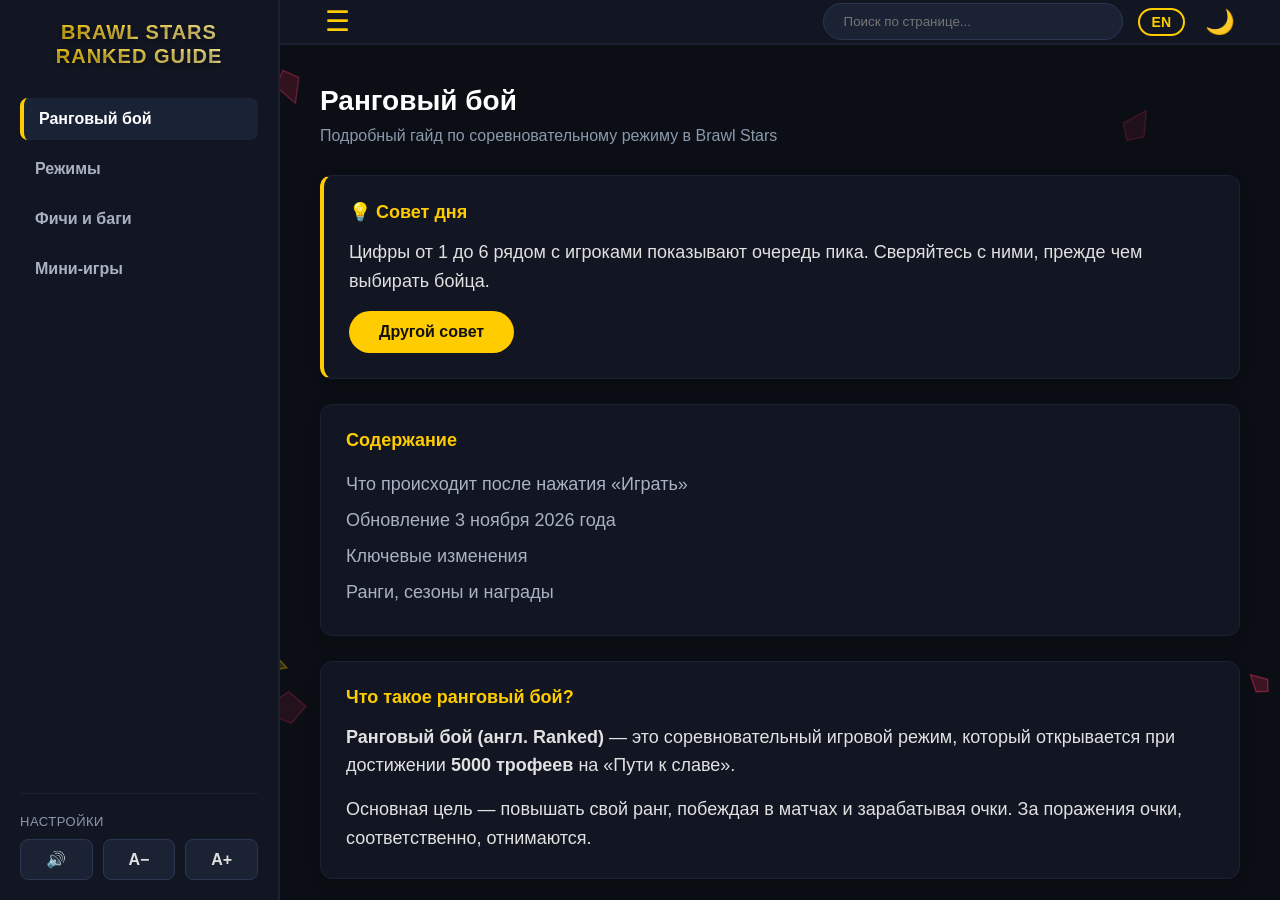
<file: bs/index.html>
<!DOCTYPE html>
<html lang="ru">
<head>
    <meta charset="UTF-8">
    <meta name="viewport" content="width=device-width, initial-scale=1.0">
    <link rel="stylesheet" type="text/css" href="index.css">
    <link rel="manifest" href="manifest.webmanifest">
    <meta name="theme-color" content="#111622">
    <link rel="icon" type="image/png" href="icon-192.png">
    <link rel="apple-touch-icon" href="icon-192.png">
    <meta name="mobile-web-app-capable" content="yes">
    <meta name="apple-mobile-web-app-capable" content="yes">
    <title>Brawl Stars Guide Hub</title>
</head>
<body>
    <canvas id="bg-canvas" class="bg-canvas"></canvas>

    <!-- ЛЕВОЕ МЕНЮ (СОДЕРЖАНИЕ) -->
    <aside class="sidebar">
       <div class="logo">BRAWL STARS<br>RANKED GUIDE</div>
        <nav>
            <div class="menu-title"></div>
            <ul class="menu-list">
                <li class="menu-item">
                    <a href="#" class="menu-link active">
                        <span class="menu-icon"></span> Ранговый бой
                    </a>
                </li>
                <li class="menu-item">
                    <a href="#" class="menu-link">
                        <span class="menu-icon"></span> Режимы
                    </a>
                </li>
                <li class="menu-item">
                    <a href="#" class="menu-link">
                        <span class="menu-icon"></span> Фичи и баги
                    </a>
                </li>
                <li class="menu-item">
                    <a href="#" class="menu-link">
                        <span class="menu-icon"></span> Мини-игры
                    </a>
                </li>
            </ul>
        </nav>

        <div class="sidebar-tools">
            <div class="tools-title">Настройки</div>
            <div class="tools-row">
                <button id="sound-toggle" class="tool-btn" title="Звук вкл/выкл">🔊</button>
                <button id="font-dec" class="tool-btn" title="Уменьшить текст">A−</button>
                <button id="font-inc" class="tool-btn" title="Увеличить текст">A+</button>
            </div>
        </div>
    </aside>

    <!-- ОСНОВНАЯ ЗОНА -->
    <main class="main-content">
        <!-- Верхняя панель поиска -->
        <header class="header">
              <button id="toggle-btn" class="toggle-btn" title="Скрыть/Показать меню">
                ☰
            </button>

               <!-- Контейнер для кнопки темы и поиска -->
            <div style="display: flex; align-items: center; gap: 15px;">
                <input type="text" id="search-input" class="search-bar" placeholder="Поиск по странице...">
                <button id="lang-toggle" class="lang-toggle" title="Язык / Language">EN</button>
                <button id="theme-toggle" class="theme-toggle" title="Сменить тему">🌙</button>
            </div>
        </header>


        <!-- Тело страницы -->
               <section class="content-body">
            <div id="page-ranked" class="page-content active">
                <h1 class="page-title">Ранговый бой</h1>
                <p class="page-subtitle">Подробный гайд по соревновательному режиму в Brawl Stars</p>

            <!-- Совет дня -->
            <div class="card tip-card" style="margin-bottom: 25px;">
                <div class="card-header">💡 Совет дня</div>
                <p id="tip-text" style="font-size: 18px; line-height: 1.6;"></p>
                <button id="tip-next" class="game-btn" style="margin-top: 15px;">Другой совет</button>
            </div>

            <!-- Оглавление -->
            <div class="card" style="margin-bottom: 25px;">
                <div class="card-header">Содержание</div>
                <ul class="toc-list">
                    <li><a href="#" class="toc-link" data-target="sec-draft">Что происходит после нажатия «Играть»</a></li>
                    <li><a href="#" class="toc-link" data-target="sec-update">Обновление 3 ноября 2026 года</a></li>
                    <li><a href="#" class="toc-link" data-target="sec-changes">Ключевые изменения</a></li>
                    <li><a href="#" class="toc-link" data-target="sec-ranks">Ранги, сезоны и награды</a></li>
                </ul>
            </div>

            <!-- Вводная часть -->
            <div class="card" style="margin-bottom: 25px;">
                <div class="card-header">Что такое ранговый бой?</div>
                <p style="font-size: 18px; line-height: 1.6; margin-bottom: 15px;">
                    <strong>Ранговый бой (англ. Ranked)</strong> — это соревновательный игровой режим, который открывается при достижении <strong>5000 трофеев</strong> на «Пути к славе».
                </p>
                <p style="font-size: 18px; line-height: 1.6;">
                    Основная цель — повышать свой ранг, побеждая в матчах и зарабатывая очки. За поражения очки, соответственно, отнимаются.
                </p>
            </div>

            <!-- Особенности режима -->
            <div class="card" style="margin-bottom: 25px;">
                <div class="card-header">Основные особенности режима</div>
                <ul class="data-list" style="font-size: 18px; line-height: 1.6;">
                    <li class="data-item" style="display: block; padding: 15px 0;">
                        <strong>Формат 3 на 3:</strong> Игра проходит в различных режимах («Захват кристаллов», «Броубол», «Нокаут», «Ограбление», «Горячая зона», «Награда за поимку»).
                    </li>
                    <li class="data-item" style="display: block; padding: 15px 0;">
                        <strong>Система рангов:</strong> Игроки повышают свой ранг (от начальных до высоких вроде «Мастера» / Pro).
                    </li>
                    <li class="data-item" style="display: block; padding: 15px 0;">
                        <strong>Драфт (выбор бойцов):</strong> На определенных рангах перед матчем включается стадия драфта, где команды по очереди выбирают и банят бойцов.
                    </li>
                    <li class="data-item" style="display: block; padding: 15px 0;">
                        <strong>Награды:</strong> За повышение рангов выдаются уникальные призы, включая призы Старр, ресурсы и эксклюзивные скины.
                    </li>
                </ul>
            </div>

            <!-- Этап драфта -->
            <h2 id="sec-draft" class="page-title" style="font-size: 24px; margin-top: 40px;">Что происходит после нажатия кнопки «Играть»?</h2>
            <p class="page-subtitle">Берем игры от ранга «Мифический» и выше</p>

            <div class="card" style="margin-bottom: 25px;">
                <div class="card-header">Как проходит выбор бойцов</div>
                <p style="font-size: 18px; line-height: 1.6; margin-bottom: 15px;">
                    1. Начинается подбор противников.
                </p>
                <div class="img-frame">
                <img src="img/Podbor.png" alt="Подбор противников">
                </div>
                
                <p style="font-size: 18px; line-height: 1.6; margin-bottom: 15px;">
                    2. Выбирается случайная карта. Подбрасывается монета, которая определяет, какая команда выбирает первой.
                </p>
                <div class="img-frame">
                <img src="img/CoinFlip.png" alt="Подбор противников">
                </div>

                <p style="font-size: 18px; line-height: 1.6; margin-bottom: 15px;">
                    Первый выбор бойца называют <strong>ФП (First pick)</strong>, а последний — <strong>ЛП (Last pick)</strong>. Возле каждого игрока справа есть цифры от 1 до 6 — они означают очередь пика.
                </p>
                <p style="font-size: 18px; line-height: 1.6; margin-bottom: 15px;">
                    Сначала обе команды блокируют по 3 персонажа (каждый игрок по 1). Если персонаж в бане, его нельзя будет взять.
                </p>
                
                <div class="img-frame">
                <img src="img/Ranked3.0.png" alt="Подбор противников">
                </div>
            </div>

            <!-- Обновление 3.0 -->
            <h2 id="sec-update" class="page-title" style="font-size: 24px; margin-top: 40px;">Обновление 3 ноября 2026 года</h2>
            <p class="page-subtitle">Как изменился ранговый бой</p>

            <div class="dashboard-grid">
                <!-- Было -->
                <div class="card">
                    <div class="card-header">Было <span class="badge-live" style="background-color: #6272a4;">Старая версия</span></div>
                    <div class="img-frame" style="margin: 0;">
                        <img src="img/Ranked2.0.png" alt="Ранговый бой до обновления">
                    </div>
                </div>
                <!-- Стало -->
                <div class="card">
                    <div class="card-header">Стало <span class="badge-live">Новая версия</span></div>
                    <div class="img-frame" style="margin: 0;">
                        <img src="img/Ranked3.0.png" alt="Ранговый бой после обновления">
                    </div>
                </div>
            </div>

            <!-- Изменения -->
            <h2 id="sec-changes" class="page-title" style="font-size: 24px; margin-top: 40px;">Ключевые изменения</h2>
            
            <div class="card" style="margin-bottom: 25px;">
                <div class="card-header">1. Изменения интерфейса перед матчем</div>
                <ul class="data-list" style="font-size: 18px; line-height: 1.6;">
                    <li class="data-item" style="display: block; padding: 10px 0;">
                        <strong>Улучшенный экран выбора:</strong> На экране отображается больше бойцов, добавлены фильтры по классам и строка поиска.
                    </li>
                    <li class="data-item" style="display: block; padding: 10px 0;">
                        <strong>3D модель карты</strong> на заднем фоне.
                    </li>
                    <li class="data-item" style="display: block; padding: 10px 0;">
                        <strong>Быстрый чат во время драфта:</strong> Добавлены реплики быстрых сообщений, чтобы предлагать союзникам забанить конкретного персонажа.
                    </li>
                    <li class="data-item" style="display: block; padding: 10px 0;">
                        <strong>Обмен очередью:</strong> Игроки одной команды могут меняться очередью выбора (свапаться) во время фазы пиков.
                    </li>
                </ul>
            </div>

            <div class="card">
                <div class="card-header">2. Повышение требований к игрокам</div>
                <ul class="data-list" style="font-size: 18px; line-height: 1.6;">
                    <li class="data-item" style="display: block; padding: 10px 0;">
                        <strong>Только 11 уровень силы:</strong> Для участия на любом ранге (от Бронзы до Алмаза) требуются бойцы 11-го уровня (ранее — 9-го).
                    </li>
                    <li class="data-item" style="display: block; padding: 10px 0;">
                        <strong>Порог для «Алмаза»:</strong> Теперь нужно иметь минимум 12 бойцов 11-го уровня (вместо 9).
                    </li>
                    <li class="data-item" style="display: block; padding: 10px 0;">
                        <strong>Увеличение бесплатных бойцов:</strong> Количество бесплатных максимально прокачанных персонажей увеличили с 3 до 6.
                    </li>
                    <li class="data-item" style="display: block; padding: 10px 0;">
                        <strong>Доступ к режиму:</strong> Ранговый бой теперь открывается при достижении 5000 трофеев (ранее — с 1000).
                    </li>
                </ul>
            </div>

                        <!-- 3. Новая система очков -->
            <div class="card" style="margin-top: 25px; margin-bottom: 25px;">
                <div class="card-header">3. Новая система начисления очков (Elo)</div>
                <ul class="data-list" style="font-size: 18px; line-height: 1.6;">
                    <li class="data-item" style="display: block; padding: 10px 0;">
                        <strong>Победа 2:0 (Эпическая):</strong> Вы получаете больше очков за доминирование.
                    </li>
                    <li class="data-item" style="display: block; padding: 10px 0;">
                        <strong>Победа 2:1 (Близкая):</strong> Стандартное количество очков.
                    </li>
                    <li class="data-item" style="display: block; padding: 10px 0;">
                        <strong>Поражение 1:2 (Близкое):</strong> Вы теряете меньше очков.
                    </li>
                    <li class="data-item" style="display: block; padding: 10px 0;">
                        <strong>Поражение 0:2 (Эпическое):</strong> Вы теряете больше очков.
                    </li>
                </ul>
            </div>

            <!-- 4. Мягкий сброс сезона -->
            <div class="card" style="margin-bottom: 25px;">
                <div class="card-header">4. Более мягкий сброс сезона</div>
                <p style="font-size: 18px; line-height: 1.6;">
                    В начале нового сезона ваш ранг теперь сбрасывается всего на <strong>2 ранга</strong> вниз (ранее сброс составлял 6 рангов). Это позволяет быстрее возвращаться на прежние высоты.
                </p>
            </div>

            <!-- 5. Ограничения для высоких рангов -->
            <div class="card" style="margin-bottom: 25px;">
                <div class="card-header">5. Ограничения для высоких рангов</div>
                <p style="font-size: 18px; line-height: 1.6;">
                    Для игроков ранга <strong>«Мастер I» и выше</strong> теперь действует строгое правило: заходить в матчи можно <strong>только в одиночку</strong>. Игра в группах на самом верху таблицы запрещена, чтобы исключить сговоры.
                </p>
            </div>

            <!-- 6. Обновление наград и статистики -->
            <div class="card" style="margin-bottom: 25px;">
                <div class="card-header">6. Обновление наград и статистики</div>
                <ul class="data-list" style="font-size: 18px; line-height: 1.6;">
                    <li class="data-item" style="display: block; padding: 10px 0;">
                        <strong>Рамки и иконки:</strong> За достижение новых рангов выдаются уникальные прокачиваемые рамки (до 9 уровня), а также новые иконки и значки.
                    </li>
                    <li class="data-item" style="display: block; padding: 10px 0;">
                        <strong>Детальная статистика:</strong> После матча теперь можно посмотреть нанесённый урон, лечение, полученный урон и выполненные задачи по режиму (разбито по раундам).
                    </li>
                </ul>
            </div>

            <!-- 7. Функция «Играть снова» -->
            <div class="card" style="margin-bottom: 25px;">
                <div class="card-header">7. Функция «Играть снова» (Play Again)</div>
                <p style="font-size: 18px; line-height: 1.6;">
                    В ранговом бою появилась кнопка для мгновенного поиска нового матча с той же командой. Это удобно для сыгранных тиммейтов. Однако для ранга «Мастер I» и выше эта функция недоступна (из-за ограничения на игру в одиночку).
                </p>
            </div>

            <!-- Ранги, сезоны и награды -->
            <h2 id="sec-ranks" class="page-title" style="font-size: 24px; margin-top: 40px;">Ранги, сезоны и награды</h2>

            <div class="card" style="margin-bottom: 25px;">
                <div class="card-header">Лестница рангов</div>
                <p style="font-size: 18px; line-height: 1.6;">
                    В ранговом бою 22 ступени в 8 лигах: Бронза, Серебро, Золото, Алмаз, Мифический, Легендарный, Мастер и Pro. В каждой лиге, кроме Pro, три ступени (I, II и III).
                </p>
            </div>

            <div class="card" style="margin-bottom: 25px;">
                <div class="card-header">Сезоны</div>
                <p style="font-size: 18px; line-height: 1.6;">
                    Ранговый сезон длится месяц. В начале нового сезона ваш ранг падает на 2 ступени, но не ниже «Серебро I». Тем, кто открыл ранговый бой до обновления, доступ сохраняется, даже если у них меньше 5000 трофеев.
                </p>
            </div>

            <div class="card" style="margin-bottom: 25px;">
                <div class="card-header">Награды и прогресс</div>
                <ul class="data-list" style="font-size: 18px; line-height: 1.6;">
                    <li class="data-item" style="display: block; padding: 10px 0;">
                        <strong>Pro Pass:</strong> каждая победа в ранговом бою даёт 60 опыта Pro Pass, максимум 1200 в неделю. У владельцев Pro Pass опыта вдвое больше, и недельный лимит тоже вдвое выше.
                    </li>
                    <li class="data-item" style="display: block; padding: 10px 0;">
                        <strong>Иконки и пины:</strong> за первое достижение каждого ранга выдаются иконка игрока и пин этого ранга.
                    </li>
                    <li class="data-item" style="display: block; padding: 10px 0;">
                        <strong>Быстрее на старте:</strong> на ранних и средних рангах прибавка Elo выросла, чтобы больше игроков доходило до Pro.
                </ul>
            </div>
             </div> <!-- ЗАКРЫВАЕМ СТРАНИЦУ 1: РАНГОВЫЙ БОЙ -->

            <!-- СТРАНИЦА 3: РЕЖИМЫ -->
            <div id="page-modes" class="page-content">
                <h1 class="page-title">Режимы игры</h1>
                <p class="page-subtitle">Режимы, доступные в ранговом бою (формат 3 на 3)</p>
                <div class="dashboard-grid">
                    <div class="card">
                        <div class="card-header">1. Захват кристаллов</div>
                        <p style="font-size: 18px; line-height: 1.6;">Кристаллы появляются в центре карты. Соберите <strong>10 кристаллов</strong> и удерживайте их <strong>15 секунд</strong>, не погибнув. Погибший боец роняет свои кристаллы.</p>
                    </div>
                    <div class="card">
                        <div class="card-header">2. Броубол</div>
                        <p style="font-size: 18px; line-height: 1.6;">Футбол 3 на 3: забейте мяч в ворота соперника. Побеждает команда, забившая больше голов.</p>
                    </div>
                    <div class="card">
                        <div class="card-header">3. Нокаут</div>
                        <p style="font-size: 18px; line-height: 1.6;">Возрождения нет. Побеждает команда, уничтожившая всех соперников в раунде; матч идёт до двух выигранных раундов.</p>
                    </div>
                    <div class="card">
                        <div class="card-header">4. Ограбление</div>
                        <p style="font-size: 18px; line-height: 1.6;">У каждой команды есть сейф. Нужно уничтожить сейф соперников и защитить свой.</p>
                    </div>
                    <div class="card">
                        <div class="card-header">5. Горячая зона</div>
                        <p style="font-size: 18px; line-height: 1.6;">На карте есть зоны. Удерживайте их, чтобы набирать очки; побеждает команда, первой набравшая нужное количество.</p>
                    </div>
                    <div class="card">
                        <div class="card-header">6. Награда за поимку</div>
                        <p style="font-size: 18px; line-height: 1.6;">За победу над соперником вы получаете звёзды. Побеждает команда, у которой к концу матча больше звёзд.</p>
                    </div>
                </div>
            </div>

            <!-- СТРАНИЦА 4: ФИЧИ И БАГИ -->
            <div id="page-features" class="page-content">
                <h1 class="page-title">Фичи и баги</h1>
                <p class="page-subtitle">Интересные механики и ошибки в игре</p>

                <div class="card" style="margin-bottom: 25px;">
                    <div class="card-header">Фичи <span class="badge-live">Новое</span></div>
                    <ul class="data-list" style="font-size: 18px; line-height: 1.6;">
                        <li class="data-item" style="display: block; padding: 10px 0;"><strong>Обмен очередью:</strong> игроки одной команды могут меняться очередью выбора во время фазы пиков.</li>
                        <li class="data-item" style="display: block; padding: 10px 0;"><strong>Быстрый чат в драфте:</strong> реплики, чтобы предложить союзникам забанить конкретного бойца.</li>
                        <li class="data-item" style="display: block; padding: 10px 0;"><strong>Играть снова:</strong> мгновенный поиск нового матча с той же командой (кроме ранга «Мастер I» и выше).</li>
                        <li class="data-item" style="display: block; padding: 10px 0;"><strong>Детальная статистика:</strong> урон, лечение и задачи режима по раундам.</li>
                    </ul>
                </div>

                <div class="card">
                    <div class="card-header">Баги <span class="badge-live" style="background-color: #6272a4;">Список пуст</span></div>
                    <p style="font-size: 18px; line-height: 1.6;">Подтверждённые баги пока не добавлены. Добавляйте сюда найденные ошибки: что произошло, на каком ранге и в каком режиме.</p>
                </div>

                <div class="card" style="margin-top: 25px;">
                    <div class="card-header">Сообщить о баге</div>
                    <p style="margin-bottom: 15px;">Нашли ошибку на сайте или в игре? Опишите её, и письмо откроется в вашей почте.</p>
                    <label class="form-field">
                        <span>Режим</span>
                        <select id="bug-mode" class="form-input">
                            <option>Не знаю / другое</option>
                            <option>Захват кристаллов</option>
                            <option>Броубол</option>
                            <option>Нокаут</option>
                            <option>Ограбление</option>
                            <option>Горячая зона</option>
                            <option>Награда за поимку</option>
                        </select>
                    </label>
                    <label class="form-field">
                        <span>Ранг</span>
                        <input id="bug-rank" class="form-input" type="text" placeholder="Например, Алмаз II">
                    </label>
                    <label class="form-field">
                        <span>Что произошло?</span>
                        <textarea id="bug-text" class="form-input" placeholder="Опишите ошибку: что вы делали и что пошло не так"></textarea>
                    </label>
                    <button id="bug-send" class="game-btn">Отправить</button>
                    <div id="bug-status" class="form-status"></div>
                </div>
            </div>

            <!-- СТРАНИЦА 5: МИНИ-ИГРЫ -->
            <div id="page-games" class="page-content">
                <h1 class="page-title">Мини-игры</h1>
                <p class="page-subtitle">Развлекись и проверь свои знания</p>

                <div class="game-tabs">
                    <button class="game-tab active" data-game="game-crystals">💎 Собери кристаллы</button>
                    <button class="game-tab" data-game="game-quiz">❓ Викторина</button>
                </div>

                <div class="card game-panel active" id="game-crystals">
                    <p style="margin-bottom: 15px;">Успей кликнуть по 10 кристаллам за 30 секунд, пока они не исчезли.</p>
                    <div class="game-stats">
                        <span>💎 Кристаллы: <strong id="cr-score">0</strong> / 10</span>
                        <span>⏱ Время: <strong id="cr-time">30</strong></span>
                        <span>🏆 Рекорд: <strong id="cr-best">0</strong></span>
                    </div>
                    <div id="cr-arena" class="game-arena">
                        <div id="cr-overlay" class="game-overlay">
                            <p id="cr-msg">Готов к захвату?</p>
                            <button id="cr-start" class="game-btn">Начать</button>
                        </div>
                    </div>
                </div>

                <div class="card game-panel" id="game-quiz">
                    <p style="margin-bottom: 15px;">Проверь, как хорошо ты запомнил информацию о ранговом бое.</p>
                    <div id="quiz-box"></div>
                </div>
            </div>

        </section>
    </main>
    <button id="back-to-top" class="back-to-top" title="Наверх">↑</button>
    <script src="lang.js"></script>
    <script src="script.js"></script>
</body>
</html>
</file>
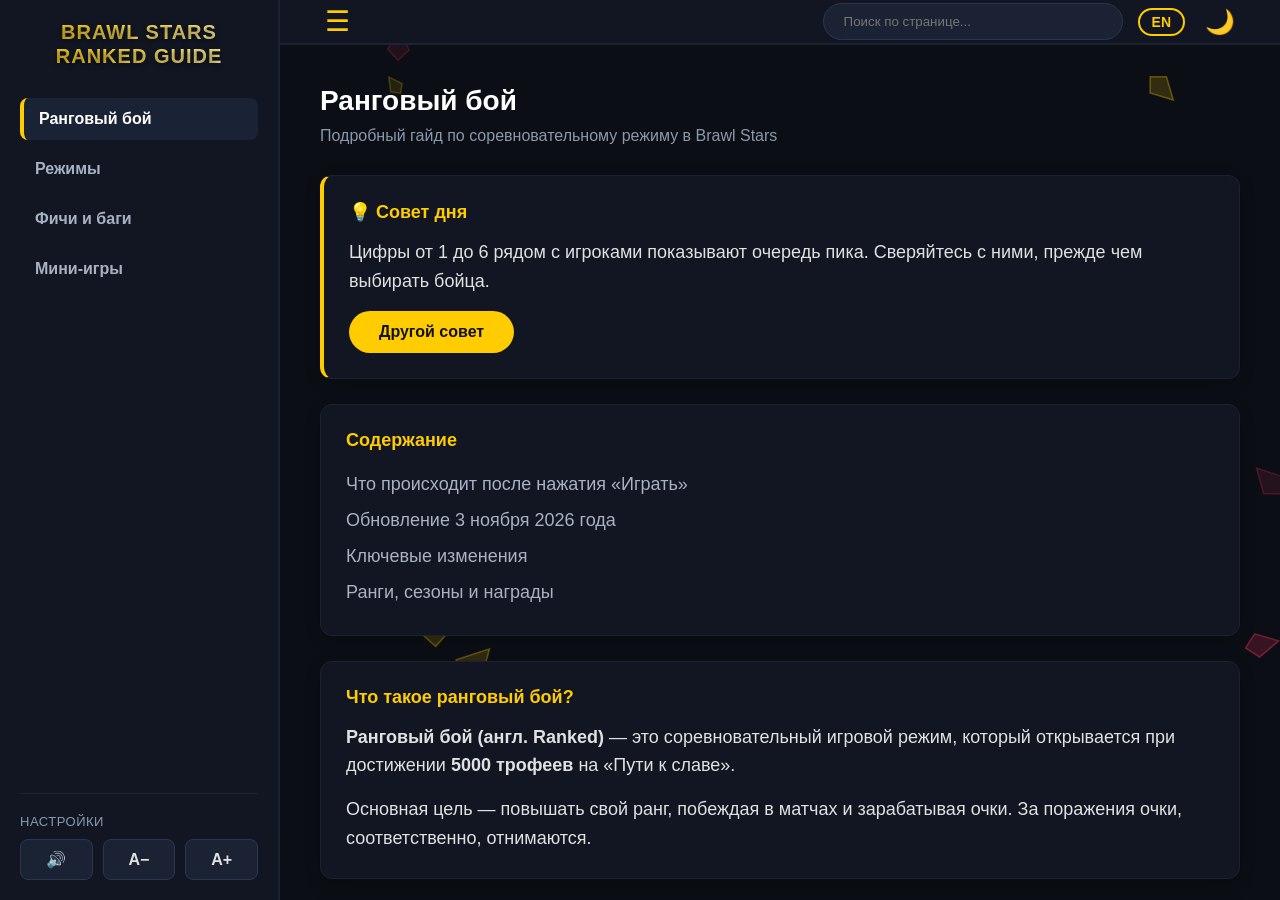
<file: bs/main.html>
<!DOCTYPE html>
<html lang="ru">
<head>
    <meta charset="UTF-8">
    <meta name="viewport" content="width=device-width, initial-scale=1.0">
    <link rel="stylesheet" type="text/css" href="main.css">
    <link rel="manifest" href="manifest.webmanifest">
    <meta name="theme-color" content="#111622">
    <link rel="icon" type="image/png" href="icon-192.png">
    <link rel="apple-touch-icon" href="icon-192.png">
    <meta name="mobile-web-app-capable" content="yes">
    <meta name="apple-mobile-web-app-capable" content="yes">
    <title>Brawl Stars Guide Hub</title>
</head>
<body>
    <canvas id="bg-canvas" class="bg-canvas"></canvas>

    <!-- ЛЕВОЕ МЕНЮ (СОДЕРЖАНИЕ) -->
    <aside class="sidebar">
       <div class="logo">BRAWL STARS<br>RANKED GUIDE</div>
        <nav>
            <div class="menu-title"></div>
            <ul class="menu-list">
                <li class="menu-item">
                    <a href="#" class="menu-link active">
                        <span class="menu-icon"></span> Ранговый бой
                    </a>
                </li>
                <li class="menu-item">
                    <a href="#" class="menu-link">
                        <span class="menu-icon"></span> Режимы
                    </a>
                </li>
                <li class="menu-item">
                    <a href="#" class="menu-link">
                        <span class="menu-icon"></span> Фичи и баги
                    </a>
                </li>
                <li class="menu-item">
                    <a href="#" class="menu-link">
                        <span class="menu-icon"></span> Мини-игры
                    </a>
                </li>
            </ul>
        </nav>

        <div class="sidebar-tools">
            <div class="tools-title">Настройки</div>
            <div class="tools-row">
                <button id="sound-toggle" class="tool-btn" title="Звук вкл/выкл">🔊</button>
                <button id="font-dec" class="tool-btn" title="Уменьшить текст">A−</button>
                <button id="font-inc" class="tool-btn" title="Увеличить текст">A+</button>
            </div>
        </div>
    </aside>

    <!-- ОСНОВНАЯ ЗОНА -->
    <main class="main-content">
        <!-- Верхняя панель поиска -->
        <header class="header">
              <button id="toggle-btn" class="toggle-btn" title="Скрыть/Показать меню">
                ☰
            </button>

               <!-- Контейнер для кнопки темы и поиска -->
            <div style="display: flex; align-items: center; gap: 15px;">
                <input type="text" id="search-input" class="search-bar" placeholder="Поиск по странице...">
                <button id="lang-toggle" class="lang-toggle" title="Язык / Language">EN</button>
                <button id="theme-toggle" class="theme-toggle" title="Сменить тему">🌙</button>
            </div>
        </header>


        <!-- Тело страницы -->
               <section class="content-body">
            <div id="page-ranked" class="page-content active">
                <h1 class="page-title">Ранговый бой</h1>
                <p class="page-subtitle">Подробный гайд по соревновательному режиму в Brawl Stars</p>

            <!-- Совет дня -->
            <div class="card tip-card" style="margin-bottom: 25px;">
                <div class="card-header">💡 Совет дня</div>
                <p id="tip-text" style="font-size: 18px; line-height: 1.6;"></p>
                <button id="tip-next" class="game-btn" style="margin-top: 15px;">Другой совет</button>
            </div>

            <!-- Оглавление -->
            <div class="card" style="margin-bottom: 25px;">
                <div class="card-header">Содержание</div>
                <ul class="toc-list">
                    <li><a href="#" class="toc-link" data-target="sec-draft">Что происходит после нажатия «Играть»</a></li>
                    <li><a href="#" class="toc-link" data-target="sec-update">Обновление 3 ноября 2026 года</a></li>
                    <li><a href="#" class="toc-link" data-target="sec-changes">Ключевые изменения</a></li>
                    <li><a href="#" class="toc-link" data-target="sec-ranks">Ранги, сезоны и награды</a></li>
                </ul>
            </div>

            <!-- Вводная часть -->
            <div class="card" style="margin-bottom: 25px;">
                <div class="card-header">Что такое ранговый бой?</div>
                <p style="font-size: 18px; line-height: 1.6; margin-bottom: 15px;">
                    <strong>Ранговый бой (англ. Ranked)</strong> — это соревновательный игровой режим, который открывается при достижении <strong>5000 трофеев</strong> на «Пути к славе».
                </p>
                <p style="font-size: 18px; line-height: 1.6;">
                    Основная цель — повышать свой ранг, побеждая в матчах и зарабатывая очки. За поражения очки, соответственно, отнимаются.
                </p>
            </div>

            <!-- Особенности режима -->
            <div class="card" style="margin-bottom: 25px;">
                <div class="card-header">Основные особенности режима</div>
                <ul class="data-list" style="font-size: 18px; line-height: 1.6;">
                    <li class="data-item" style="display: block; padding: 15px 0;">
                        <strong>Формат 3 на 3:</strong> Игра проходит в различных режимах («Захват кристаллов», «Броубол», «Нокаут», «Ограбление», «Горячая зона», «Награда за поимку»).
                    </li>
                    <li class="data-item" style="display: block; padding: 15px 0;">
                        <strong>Система рангов:</strong> Игроки повышают свой ранг (от начальных до высоких вроде «Мастера» / Pro).
                    </li>
                    <li class="data-item" style="display: block; padding: 15px 0;">
                        <strong>Драфт (выбор бойцов):</strong> На определенных рангах перед матчем включается стадия драфта, где команды по очереди выбирают и банят бойцов.
                    </li>
                    <li class="data-item" style="display: block; padding: 15px 0;">
                        <strong>Награды:</strong> За повышение рангов выдаются уникальные призы, включая призы Старр, ресурсы и эксклюзивные скины.
                    </li>
                </ul>
            </div>

            <!-- Этап драфта -->
            <h2 id="sec-draft" class="page-title" style="font-size: 24px; margin-top: 40px;">Что происходит после нажатия кнопки «Играть»?</h2>
            <p class="page-subtitle">Берем игры от ранга «Мифический» и выше</p>

            <div class="card" style="margin-bottom: 25px;">
                <div class="card-header">Как проходит выбор бойцов</div>
                <p style="font-size: 18px; line-height: 1.6; margin-bottom: 15px;">
                    1. Начинается подбор противников.
                </p>
                <div class="img-frame">
                <img src="img/Podbor.png" alt="Подбор противников">
                </div>
                
                <p style="font-size: 18px; line-height: 1.6; margin-bottom: 15px;">
                    2. Выбирается случайная карта. Подбрасывается монета, которая определяет, какая команда выбирает первой.
                </p>
                <div class="img-frame">
                <img src="img/CoinFlip.png" alt="Подбор противников">
                </div>

                <p style="font-size: 18px; line-height: 1.6; margin-bottom: 15px;">
                    Первый выбор бойца называют <strong>ФП (First pick)</strong>, а последний — <strong>ЛП (Last pick)</strong>. Возле каждого игрока справа есть цифры от 1 до 6 — они означают очередь пика.
                </p>
                <p style="font-size: 18px; line-height: 1.6; margin-bottom: 15px;">
                    Сначала обе команды блокируют по 3 персонажа (каждый игрок по 1). Если персонаж в бане, его нельзя будет взять.
                </p>
                
                <div class="img-frame">
                <img src="img/Ranked3.0.png" alt="Подбор противников">
                </div>
            </div>

            <!-- Обновление 3.0 -->
            <h2 id="sec-update" class="page-title" style="font-size: 24px; margin-top: 40px;">Обновление 3 ноября 2026 года</h2>
            <p class="page-subtitle">Как изменился ранговый бой</p>

            <div class="dashboard-grid">
                <!-- Было -->
                <div class="card">
                    <div class="card-header">Было <span class="badge-live" style="background-color: #6272a4;">Старая версия</span></div>
                    <div class="img-frame" style="margin: 0;">
                        <img src="img/Ranked2.0.png" alt="Ранговый бой до обновления">
                    </div>
                </div>
                <!-- Стало -->
                <div class="card">
                    <div class="card-header">Стало <span class="badge-live">Новая версия</span></div>
                    <div class="img-frame" style="margin: 0;">
                        <img src="img/Ranked3.0.png" alt="Ранговый бой после обновления">
                    </div>
                </div>
            </div>

            <!-- Изменения -->
            <h2 id="sec-changes" class="page-title" style="font-size: 24px; margin-top: 40px;">Ключевые изменения</h2>
            
            <div class="card" style="margin-bottom: 25px;">
                <div class="card-header">1. Изменения интерфейса перед матчем</div>
                <ul class="data-list" style="font-size: 18px; line-height: 1.6;">
                    <li class="data-item" style="display: block; padding: 10px 0;">
                        <strong>Улучшенный экран выбора:</strong> На экране отображается больше бойцов, добавлены фильтры по классам и строка поиска.
                    </li>
                    <li class="data-item" style="display: block; padding: 10px 0;">
                        <strong>3D модель карты</strong> на заднем фоне.
                    </li>
                    <li class="data-item" style="display: block; padding: 10px 0;">
                        <strong>Быстрый чат во время драфта:</strong> Добавлены реплики быстрых сообщений, чтобы предлагать союзникам забанить конкретного персонажа.
                    </li>
                    <li class="data-item" style="display: block; padding: 10px 0;">
                        <strong>Обмен очередью:</strong> Игроки одной команды могут меняться очередью выбора (свапаться) во время фазы пиков.
                    </li>
                </ul>
            </div>

            <div class="card">
                <div class="card-header">2. Повышение требований к игрокам</div>
                <ul class="data-list" style="font-size: 18px; line-height: 1.6;">
                    <li class="data-item" style="display: block; padding: 10px 0;">
                        <strong>Только 11 уровень силы:</strong> Для участия на любом ранге (от Бронзы до Алмаза) требуются бойцы 11-го уровня (ранее — 9-го).
                    </li>
                    <li class="data-item" style="display: block; padding: 10px 0;">
                        <strong>Порог для «Алмаза»:</strong> Теперь нужно иметь минимум 12 бойцов 11-го уровня (вместо 9).
                    </li>
                    <li class="data-item" style="display: block; padding: 10px 0;">
                        <strong>Увеличение бесплатных бойцов:</strong> Количество бесплатных максимально прокачанных персонажей увеличили с 3 до 6.
                    </li>
                    <li class="data-item" style="display: block; padding: 10px 0;">
                        <strong>Доступ к режиму:</strong> Ранговый бой теперь открывается при достижении 5000 трофеев (ранее — с 1000).
                    </li>
                </ul>
            </div>

                        <!-- 3. Новая система очков -->
            <div class="card" style="margin-top: 25px; margin-bottom: 25px;">
                <div class="card-header">3. Новая система начисления очков (Elo)</div>
                <ul class="data-list" style="font-size: 18px; line-height: 1.6;">
                    <li class="data-item" style="display: block; padding: 10px 0;">
                        <strong>Победа 2:0 (Эпическая):</strong> Вы получаете больше очков за доминирование.
                    </li>
                    <li class="data-item" style="display: block; padding: 10px 0;">
                        <strong>Победа 2:1 (Близкая):</strong> Стандартное количество очков.
                    </li>
                    <li class="data-item" style="display: block; padding: 10px 0;">
                        <strong>Поражение 1:2 (Близкое):</strong> Вы теряете меньше очков.
                    </li>
                    <li class="data-item" style="display: block; padding: 10px 0;">
                        <strong>Поражение 0:2 (Эпическое):</strong> Вы теряете больше очков.
                    </li>
                </ul>
            </div>

            <!-- 4. Мягкий сброс сезона -->
            <div class="card" style="margin-bottom: 25px;">
                <div class="card-header">4. Более мягкий сброс сезона</div>
                <p style="font-size: 18px; line-height: 1.6;">
                    В начале нового сезона ваш ранг теперь сбрасывается всего на <strong>2 ранга</strong> вниз (ранее сброс составлял 6 рангов). Это позволяет быстрее возвращаться на прежние высоты.
                </p>
            </div>

            <!-- 5. Ограничения для высоких рангов -->
            <div class="card" style="margin-bottom: 25px;">
                <div class="card-header">5. Ограничения для высоких рангов</div>
                <p style="font-size: 18px; line-height: 1.6;">
                    Для игроков ранга <strong>«Мастер I» и выше</strong> теперь действует строгое правило: заходить в матчи можно <strong>только в одиночку</strong>. Игра в группах на самом верху таблицы запрещена, чтобы исключить сговоры.
                </p>
            </div>

            <!-- 6. Обновление наград и статистики -->
            <div class="card" style="margin-bottom: 25px;">
                <div class="card-header">6. Обновление наград и статистики</div>
                <ul class="data-list" style="font-size: 18px; line-height: 1.6;">
                    <li class="data-item" style="display: block; padding: 10px 0;">
                        <strong>Рамки и иконки:</strong> За достижение новых рангов выдаются уникальные прокачиваемые рамки (до 9 уровня), а также новые иконки и значки.
                    </li>
                    <li class="data-item" style="display: block; padding: 10px 0;">
                        <strong>Детальная статистика:</strong> После матча теперь можно посмотреть нанесённый урон, лечение, полученный урон и выполненные задачи по режиму (разбито по раундам).
                    </li>
                </ul>
            </div>

            <!-- 7. Функция «Играть снова» -->
            <div class="card" style="margin-bottom: 25px;">
                <div class="card-header">7. Функция «Играть снова» (Play Again)</div>
                <p style="font-size: 18px; line-height: 1.6;">
                    В ранговом бою появилась кнопка для мгновенного поиска нового матча с той же командой. Это удобно для сыгранных тиммейтов. Однако для ранга «Мастер I» и выше эта функция недоступна (из-за ограничения на игру в одиночку).
                </p>
            </div>

            <!-- Ранги, сезоны и награды -->
            <h2 id="sec-ranks" class="page-title" style="font-size: 24px; margin-top: 40px;">Ранги, сезоны и награды</h2>

            <div class="card" style="margin-bottom: 25px;">
                <div class="card-header">Лестница рангов</div>
                <p style="font-size: 18px; line-height: 1.6;">
                    В ранговом бою 22 ступени в 8 лигах: Бронза, Серебро, Золото, Алмаз, Мифический, Легендарный, Мастер и Pro. В каждой лиге, кроме Pro, три ступени (I, II и III).
                </p>
            </div>

            <div class="card" style="margin-bottom: 25px;">
                <div class="card-header">Сезоны</div>
                <p style="font-size: 18px; line-height: 1.6;">
                    Ранговый сезон длится месяц. В начале нового сезона ваш ранг падает на 2 ступени, но не ниже «Серебро I». Тем, кто открыл ранговый бой до обновления, доступ сохраняется, даже если у них меньше 5000 трофеев.
                </p>
            </div>

            <div class="card" style="margin-bottom: 25px;">
                <div class="card-header">Награды и прогресс</div>
                <ul class="data-list" style="font-size: 18px; line-height: 1.6;">
                    <li class="data-item" style="display: block; padding: 10px 0;">
                        <strong>Pro Pass:</strong> каждая победа в ранговом бою даёт 60 опыта Pro Pass, максимум 1200 в неделю. У владельцев Pro Pass опыта вдвое больше, и недельный лимит тоже вдвое выше.
                    </li>
                    <li class="data-item" style="display: block; padding: 10px 0;">
                        <strong>Иконки и пины:</strong> за первое достижение каждого ранга выдаются иконка игрока и пин этого ранга.
                    </li>
                    <li class="data-item" style="display: block; padding: 10px 0;">
                        <strong>Быстрее на старте:</strong> на ранних и средних рангах прибавка Elo выросла, чтобы больше игроков доходило до Pro.
                </ul>
            </div>
             </div> <!-- ЗАКРЫВАЕМ СТРАНИЦУ 1: РАНГОВЫЙ БОЙ -->

            <!-- СТРАНИЦА 3: РЕЖИМЫ -->
            <div id="page-modes" class="page-content">
                <h1 class="page-title">Режимы игры</h1>
                <p class="page-subtitle">Режимы, доступные в ранговом бою (формат 3 на 3)</p>
                <div class="dashboard-grid">
                    <div class="card">
                        <div class="card-header">1. Захват кристаллов</div>
                        <p style="font-size: 18px; line-height: 1.6;">Кристаллы появляются в центре карты. Соберите <strong>10 кристаллов</strong> и удерживайте их <strong>15 секунд</strong>, не погибнув. Погибший боец роняет свои кристаллы.</p>
                    </div>
                    <div class="card">
                        <div class="card-header">2. Броубол</div>
                        <p style="font-size: 18px; line-height: 1.6;">Футбол 3 на 3: забейте мяч в ворота соперника. Побеждает команда, забившая больше голов.</p>
                    </div>
                    <div class="card">
                        <div class="card-header">3. Нокаут</div>
                        <p style="font-size: 18px; line-height: 1.6;">Возрождения нет. Побеждает команда, уничтожившая всех соперников в раунде; матч идёт до двух выигранных раундов.</p>
                    </div>
                    <div class="card">
                        <div class="card-header">4. Ограбление</div>
                        <p style="font-size: 18px; line-height: 1.6;">У каждой команды есть сейф. Нужно уничтожить сейф соперников и защитить свой.</p>
                    </div>
                    <div class="card">
                        <div class="card-header">5. Горячая зона</div>
                        <p style="font-size: 18px; line-height: 1.6;">На карте есть зоны. Удерживайте их, чтобы набирать очки; побеждает команда, первой набравшая нужное количество.</p>
                    </div>
                    <div class="card">
                        <div class="card-header">6. Награда за поимку</div>
                        <p style="font-size: 18px; line-height: 1.6;">За победу над соперником вы получаете звёзды. Побеждает команда, у которой к концу матча больше звёзд.</p>
                    </div>
                </div>
            </div>

            <!-- СТРАНИЦА 4: ФИЧИ И БАГИ -->
            <div id="page-features" class="page-content">
                <h1 class="page-title">Фичи и баги</h1>
                <p class="page-subtitle">Интересные механики и ошибки в игре</p>

                <div class="card" style="margin-bottom: 25px;">
                    <div class="card-header">Фичи <span class="badge-live">Новое</span></div>
                    <ul class="data-list" style="font-size: 18px; line-height: 1.6;">
                        <li class="data-item" style="display: block; padding: 10px 0;"><strong>Обмен очередью:</strong> игроки одной команды могут меняться очередью выбора во время фазы пиков.</li>
                        <li class="data-item" style="display: block; padding: 10px 0;"><strong>Быстрый чат в драфте:</strong> реплики, чтобы предложить союзникам забанить конкретного бойца.</li>
                        <li class="data-item" style="display: block; padding: 10px 0;"><strong>Играть снова:</strong> мгновенный поиск нового матча с той же командой (кроме ранга «Мастер I» и выше).</li>
                        <li class="data-item" style="display: block; padding: 10px 0;"><strong>Детальная статистика:</strong> урон, лечение и задачи режима по раундам.</li>
                    </ul>
                </div>

                <div class="card">
                    <div class="card-header">Баги <span class="badge-live" style="background-color: #6272a4;">Список пуст</span></div>
                    <p style="font-size: 18px; line-height: 1.6;">Подтверждённые баги пока не добавлены. Добавляйте сюда найденные ошибки: что произошло, на каком ранге и в каком режиме.</p>
                </div>

                <div class="card" style="margin-top: 25px;">
                    <div class="card-header">Сообщить о баге</div>
                    <p style="margin-bottom: 15px;">Нашли ошибку на сайте или в игре? Опишите её, и письмо откроется в вашей почте.</p>
                    <label class="form-field">
                        <span>Режим</span>
                        <select id="bug-mode" class="form-input">
                            <option>Не знаю / другое</option>
                            <option>Захват кристаллов</option>
                            <option>Броубол</option>
                            <option>Нокаут</option>
                            <option>Ограбление</option>
                            <option>Горячая зона</option>
                            <option>Награда за поимку</option>
                        </select>
                    </label>
                    <label class="form-field">
                        <span>Ранг</span>
                        <input id="bug-rank" class="form-input" type="text" placeholder="Например, Алмаз II">
                    </label>
                    <label class="form-field">
                        <span>Что произошло?</span>
                        <textarea id="bug-text" class="form-input" placeholder="Опишите ошибку: что вы делали и что пошло не так"></textarea>
                    </label>
                    <button id="bug-send" class="game-btn">Отправить</button>
                    <div id="bug-status" class="form-status"></div>
                </div>
            </div>

            <!-- СТРАНИЦА 5: МИНИ-ИГРЫ -->
            <div id="page-games" class="page-content">
                <h1 class="page-title">Мини-игры</h1>
                <p class="page-subtitle">Развлекись и проверь свои знания</p>

                <div class="game-tabs">
                    <button class="game-tab active" data-game="game-crystals">💎 Собери кристаллы</button>
                    <button class="game-tab" data-game="game-quiz">❓ Викторина</button>
                </div>

                <div class="card game-panel active" id="game-crystals">
                    <p style="margin-bottom: 15px;">Успей кликнуть по 10 кристаллам за 30 секунд, пока они не исчезли.</p>
                    <div class="game-stats">
                        <span>💎 Кристаллы: <strong id="cr-score">0</strong> / 10</span>
                        <span>⏱ Время: <strong id="cr-time">30</strong></span>
                        <span>🏆 Рекорд: <strong id="cr-best">0</strong></span>
                    </div>
                    <div id="cr-arena" class="game-arena">
                        <div id="cr-overlay" class="game-overlay">
                            <p id="cr-msg">Готов к захвату?</p>
                            <button id="cr-start" class="game-btn">Начать</button>
                        </div>
                    </div>
                </div>

                <div class="card game-panel" id="game-quiz">
                    <p style="margin-bottom: 15px;">Проверь, как хорошо ты запомнил информацию о ранговом бое.</p>
                    <div id="quiz-box"></div>
                </div>
            </div>

        </section>
    </main>
    <button id="back-to-top" class="back-to-top" title="Наверх">↑</button>
    <script src="lang.js"></script>
    <script src="script.js"></script>
</body>
</html>
</file>
<file: bs/index.css>
* {
    margin: 0;
    padding: 0;
    box-sizing: border-box;
    font-family: 'Segoe UI', Tahoma, Geneva, Verdana, sans-serif;
}

body {
    background-color: #0b0e14;
    color: #E1E1E1;
    display: flex;
    height: 100vh;
    overflow: hidden;
}

/* ===== Боковое меню ===== */
.sidebar {
    width: 280px;
    background-color: #111622;
    border-right: 2px solid #1a2233;
    display: flex;
    flex-direction: column;
    padding: 20px;
    transition: width 0.3s ease, padding 0.3s ease, border 0.3s ease;
    flex-shrink: 0;
    overflow: hidden;
    /* Убираем white-space: nowrap, он тут не нужен */
}

.sidebar.collapsed {
    width: 0;
    padding: 20px 0;
    border-right: none;
}

.logo {
    font-size: 20px; /* Чуть уменьшили размер */
    font-weight: bold;
    color: #ffcc00;
    text-shadow: 0 2px 4px rgba(0, 0, 0, 0.5);
    margin-bottom: 30px;
    text-align: center;
    letter-spacing: 1px;
    
    /* Добавляем перенос строк, чтобы текст не вылезал за края */
    white-space: normal; /* Разрешаем перенос */
    line-height: 1.2;    /* Межстрочный интервал для красоты */
    word-wrap: break-word; /* Принудительно ломаем длинные слова, если надо */
}

.menu-list { list-style: none; }
.menu-item { margin-bottom: 8px; }

.menu-link {
    display: flex;
    align-items: center;
    padding: 12px 15px;
    color: #a9b2c3;
    text-decoration: none;
    border-radius: 8px;
    font-weight: 600;
    transition: all 0.2s ease;
}

.menu-link:hover, .menu-link.active {
    background-color: #1e2638;
    color: #ffffff;
}

.menu-link.active {
    border-left: 4px solid #ffcc00;
    background-color: #1a2336;
}

/* ===== Основной контент ===== */
.main-content {
    flex: 1;
    display: flex;
    flex-direction: column;
    overflow-y: auto;
}

.header {
    height: 70px;
    background-color: #111622;
    border-bottom: 2px solid #1a2233;
    display: flex;
    align-items: center;
    justify-content: space-between;
    padding: 0 40px;
}

.toggle-btn {
    background: none;
    border: none;
    color: #ffcc00;
    font-size: 28px;
    cursor: pointer;
    padding: 5px;
    transition: color 0.2s;
    display: flex;
    align-items: center;
    justify-content: center;
}

.toggle-btn:hover { color: #fff; }

.search-bar {
    background-color: #1a2233;
    border: 1px solid #2a3752;
    padding: 10px 20px;
    border-radius: 20px;
    color: #fff;
    width: 300px;
    outline: none;
    transition: 0.3s;
}

.search-bar:focus {
    border-color: #ffcc00;
    box-shadow: 0 0 8px rgba(255, 204, 0, 0.2);
}

.content-body { padding: 40px; }

.page-title {
    font-size: 28px;
    margin-bottom: 10px;
    color: #fff;
}

.page-subtitle {
    color: #8a99ad;
    margin-bottom: 30px;
}

/* ===== Сетка и карточки ===== */
.dashboard-grid {
    display: grid;
    grid-template-columns: repeat(auto-fit, minmax(300px, 1fr));
    gap: 25px;
}

.card {
    background: #111622;
    border: 1px solid #1a2233;
    border-radius: 12px;
    padding: 25px;
    box-shadow: 0 4px 15px rgba(0, 0, 0, 0.2);
}

.card-header {
    font-size: 18px;
    font-weight: bold;
    margin-bottom: 15px;
    color: #ffcc00;
    display: flex;
    justify-content: space-between;
    align-items: center;
}

.badge-live {
    background-color: #ff3366;
    color: white;
    font-size: 11px;
    padding: 3px 8px;
    border-radius: 4px;
    text-transform: uppercase;
    letter-spacing: 0.5px;
}

/* ===== Рамки для изображений ===== */
.img-frame {
    display: flex;
    justify-content: center;
    align-items: center;
    margin: 20px auto;
    max-width: 700px;
    width: 100%;
    padding: 20px;
    background-color: #1a2233;
    border: 2px solid #2a3752;
    border-radius: 12px;
    box-shadow: inset 0 0 10px rgba(0, 0, 0, 0.5);
    box-sizing: border-box;
}

.img-frame img {
    display: block;
    max-width: 100%;
    height: auto;
    border-radius: 8px;
    max-height: 350px;
    object-fit: contain;
}
/* Плавно скрываем весь контент внутри меню */
.logo, .menu-list {
    transition: opacity 0.2s ease, transform 0.2s ease;
    opacity: 1;
    transform: translateX(0);
}

/* Когда меню скрыто, текст внутри исчезает и уезжает влево */
.sidebar.collapsed .logo,
.sidebar.collapsed .menu-list {
    opacity: 0;
    transform: translateX(-20px);
    /* Чтобы текст не переносился на новые строки, скрываем его */
    visibility: hidden; 
}
/* ===== Кастомный скроллбар ===== */
::-webkit-scrollbar {
    width: 10px; /* Ширина полосы прокрутки */
}

::-webkit-scrollbar-track {
    background: #111622; /* Цвет фона дорожки (в тон вашему хедеру) */
}

::-webkit-scrollbar-thumb {
    background: #2a3752; /* Цвет самого ползунка (в тон рамкам) */
    border-radius: 5px;  /* Закругление */
}

::-webkit-scrollbar-thumb:hover {
    background: #ffcc00; /* Желтый цвет при наведении (в тон акцентам) */
}
/* ===== Логика переключения страниц (SPA) ===== */
.page-content {
    display: none; /* По умолчанию все страницы скрыты */
}

.page-content.active {
    display: block; /* Показываем только активную */
}
/* ===== Кнопка переключения темы ===== */
.theme-toggle {
    background: none;
    border: none;
    color: #ffcc00;
    font-size: 24px;
    cursor: pointer;
    padding: 5px;
    transition: color 0.2s, transform 0.2s;
    display: flex;
    align-items: center;
    justify-content: center;
}

.theme-toggle:hover {
    transform: scale(1.1);
}

/* ===== СВЕТЛАЯ ТЕМА ===== */
body.light-theme {
    background-color: #f0f2f5;
    color: #333333;
}

/* Боковое меню */
body.light-theme .sidebar {
    background-color: #ffffff;
    border-right: 2px solid #e0e4e8;
}

body.light-theme .logo {
    color: #d4a000; /* Темнее желтого для контраста */
}

body.light-theme .menu-link {
    color: #555555;
}

body.light-theme .menu-link:hover, 
body.light-theme .menu-link.active {
    background-color: #f0f0f0;
    color: #000000;
}

body.light-theme .menu-link.active {
    border-left: 4px solid #d4a000;
    background-color: #fff8e1;
}

/* Хедер */
body.light-theme .header {
    background-color: #ffffff;
    border-bottom: 2px solid #e0e4e8;
}

body.light-theme .search-bar {
    background-color: #f0f2f5;
    border: 1px solid #cccccc;
    color: #333;
}

body.light-theme .search-bar:focus {
    border-color: #d4a000;
    box-shadow: 0 0 8px rgba(212, 160, 0, 0.3);
}

/* Контент */
body.light-theme .page-title {
    color: #000000;
}

body.light-theme .page-subtitle {
    color: #666666;
}

/* Карточки */
body.light-theme .card {
    background: #ffffff;
    border: 1px solid #e0e4e8;
    box-shadow: 0 4px 15px rgba(0, 0, 0, 0.05);
}

body.light-theme .card-header {
    color: #d4a000;
}

body.light-theme .data-item {
    border-bottom: 1px solid #e0e4e8;
}

/* Рамки для картинок */
body.light-theme .img-frame {
    background-color: #f8f9fa;
    border: 2px solid #e0e4e8;
    box-shadow: inset 0 0 10px rgba(0, 0, 0, 0.05);
}

/* Кнопки */
body.light-theme .toggle-btn {
    color: #555;
}

body.light-theme .toggle-btn:hover {
    color: #000;
}

body.light-theme .theme-toggle {
    color: #555;
}

/* Скроллбар */
body.light-theme ::-webkit-scrollbar-track {
    background: #f0f2f5;
}
body.light-theme ::-webkit-scrollbar-thumb {
    background: #cccccc;
}
body.light-theme ::-webkit-scrollbar-thumb:hover {
    background: #d4a000;
}
/* ===== АНИМАЦИИ ===== */

/* Плавное появление страницы при переключении */
.page-content.active {
    animation: pageFade 0.4s ease both;
}

/* Карточки выезжают снизу по очереди */
.page-content.active .card,
.page-content.active .page-title,
.page-content.active .page-subtitle {
    animation: riseUp 0.5s ease both;
}

.page-content.active > :nth-child(2) { animation-delay: 0.05s; }
.page-content.active > :nth-child(3) { animation-delay: 0.10s; }
.page-content.active > :nth-child(4) { animation-delay: 0.15s; }
.page-content.active > :nth-child(5) { animation-delay: 0.20s; }
.page-content.active > :nth-child(n+6) { animation-delay: 0.25s; }

@keyframes pageFade {
    from { opacity: 0; }
    to   { opacity: 1; }
}

@keyframes riseUp {
    from { opacity: 0; transform: translateY(20px); }
    to   { opacity: 1; transform: translateY(0); }
}

/* Карточки приподнимаются при наведении */
.card {
    transition: transform 0.25s ease, box-shadow 0.25s ease, border-color 0.25s ease;
}

.card:hover {
    transform: translateY(-4px);
    border-color: #ffcc00;
    box-shadow: 0 10px 25px rgba(255, 204, 0, 0.12);
}

body.light-theme .card:hover {
    border-color: #d4a000;
    box-shadow: 0 10px 25px rgba(212, 160, 0, 0.2);
}

/* Пункты меню сдвигаются при наведении */
.menu-link {
    transition: all 0.25s ease;
}

.menu-link:hover {
    transform: translateX(6px);
}

/* Картинки слегка увеличиваются */
.img-frame img {
    transition: transform 0.3s ease;
}

.img-frame:hover img {
    transform: scale(1.03);
}

/* Кнопки: поворот иконок */
.toggle-btn { transition: color 0.2s, transform 0.3s ease; }
.toggle-btn:hover { transform: scale(1.15); }
.theme-toggle:hover { transform: rotate(20deg) scale(1.15); }

/* Пульсация бейджа «Новая версия» */
.badge-live {
    animation: pulse 2s ease-in-out infinite;
}

@keyframes pulse {
    0%, 100% { box-shadow: 0 0 0 0 rgba(255, 51, 102, 0.5); }
    50%      { box-shadow: 0 0 0 6px rgba(255, 51, 102, 0); }
}

/* Мерцание логотипа */
.logo {
    background: linear-gradient(90deg, #ffcc00, #fff3b0, #ffcc00);
    background-size: 200% auto;
    -webkit-background-clip: text;
    background-clip: text;
    -webkit-text-fill-color: transparent;
    animation: shine 4s linear infinite;
}

@keyframes shine {
    to { background-position: 200% center; }
}

body.light-theme .logo {
    background: linear-gradient(90deg, #d4a000, #ffdf5e, #d4a000);
    background-size: 200% auto;
    -webkit-background-clip: text;
    background-clip: text;
}

/* Уважаем настройку «уменьшить анимации» */
@media (prefers-reduced-motion: reduce) {
    *, *::before, *::after {
        animation: none !important;
        transition: none !important;
    }
}

/* ===== МИНИ-ИГРЫ ===== */
.game-stats {
    display: flex;
    flex-wrap: wrap;
    gap: 10px 30px;
    font-size: 18px;
    margin-bottom: 15px;
}

.game-arena {
    position: relative;
    height: 400px;
    background: radial-gradient(circle at center, #1a2233, #0b0e14);
    border: 2px solid #2a3752;
    border-radius: 12px;
    overflow: hidden;
    user-select: none;
}

body.light-theme .game-arena {
    background: radial-gradient(circle at center, #ffffff, #e6e9ee);
    border-color: #e0e4e8;
}

.game-overlay {
    position: absolute;
    inset: 0;
    display: flex;
    flex-direction: column;
    align-items: center;
    justify-content: center;
    gap: 15px;
    text-align: center;
    font-size: 20px;
    background: rgba(11, 14, 20, 0.75);
    z-index: 5;
}

body.light-theme .game-overlay { background: rgba(255, 255, 255, 0.8); }
.game-overlay.hidden { display: none; }

.game-btn {
    background: #ffcc00;
    color: #111;
    border: none;
    padding: 12px 30px;
    border-radius: 25px;
    font-size: 16px;
    font-weight: bold;
    cursor: pointer;
    transition: transform 0.2s, box-shadow 0.2s;
}

.game-btn:hover {
    transform: scale(1.07);
    box-shadow: 0 0 15px rgba(255, 204, 0, 0.5);
}

.crystal {
    position: absolute;
    width: 48px;
    height: 48px;
    font-size: 34px;
    line-height: 1;
    background: none;
    border: none;
    cursor: pointer;
    animation: crystalIn 0.25s ease both, crystalFloat 1s ease-in-out infinite;
}

.crystal.pop { animation: crystalPop 0.25s ease forwards; pointer-events: none; }

@keyframes crystalIn {
    from { transform: scale(0); opacity: 0; }
    to   { transform: scale(1); opacity: 1; }
}

@keyframes crystalFloat {
    50% { margin-top: -6px; }
}

@keyframes crystalPop {
    to { transform: scale(1.8); opacity: 0; }
}

/* Викторина */
.quiz-progress {
    height: 8px;
    background: #1a2233;
    border-radius: 4px;
    margin-bottom: 20px;
    overflow: hidden;
}

body.light-theme .quiz-progress { background: #e0e4e8; }

.quiz-progress div {
    height: 100%;
    background: #ffcc00;
    transition: width 0.4s ease;
}

.quiz-question { font-size: 20px; margin-bottom: 20px; line-height: 1.5; }

.quiz-option {
    display: block;
    width: 100%;
    text-align: left;
    background: #1a2233;
    color: inherit;
    border: 2px solid #2a3752;
    border-radius: 10px;
    padding: 14px 18px;
    margin-bottom: 10px;
    font-size: 17px;
    cursor: pointer;
    transition: transform 0.2s, border-color 0.2s, background 0.2s;
}

body.light-theme .quiz-option { background: #f8f9fa; border-color: #e0e4e8; }
.quiz-option:hover:not(:disabled) { transform: translateX(6px); border-color: #ffcc00; }
.quiz-option.correct { background: #1e6b3a; border-color: #2ecc71; color: #fff; }
.quiz-option.wrong { background: #7a2335; border-color: #ff3366; color: #fff; animation: shake 0.3s; }

@keyframes shake {
    25% { transform: translateX(-6px); }
    75% { transform: translateX(6px); }
}

.quiz-result { text-align: center; font-size: 20px; padding: 20px 0; }
.quiz-result .big { font-size: 48px; margin: 10px 0; }

/* Вкладки внутри мини-игр */
.game-tabs { display: flex; flex-wrap: wrap; gap: 10px; margin-bottom: 20px; }

.game-tab {
    background: #1a2233;
    color: inherit;
    border: 2px solid #2a3752;
    border-radius: 25px;
    padding: 10px 22px;
    font-size: 16px;
    font-weight: 600;
    cursor: pointer;
    transition: all 0.25s ease;
}

body.light-theme .game-tab { background: #ffffff; border-color: #e0e4e8; }
.game-tab:hover { border-color: #ffcc00; transform: translateY(-2px); }
.game-tab.active { background: #ffcc00; border-color: #ffcc00; color: #111; }

.game-panel { display: none; }
.game-panel.active { display: block; animation: pageFade 0.3s ease both; }

/* ===== ОГЛАВЛЕНИЕ ===== */
.toc-list { list-style: none; font-size: 18px; line-height: 2; }

.toc-link {
    color: #a9b2c3;
    text-decoration: none;
    transition: color 0.2s, padding-left 0.2s;
}

.toc-link:hover { color: #ffcc00; padding-left: 8px; }
body.light-theme .toc-link { color: #555; }
body.light-theme .toc-link:hover { color: #d4a000; }

/* ===== КНОПКА НАВЕРХ ===== */
.back-to-top {
    position: fixed;
    right: 25px;
    bottom: 25px;
    width: 48px;
    height: 48px;
    border: none;
    border-radius: 50%;
    background: #ffcc00;
    color: #111;
    font-size: 24px;
    font-weight: bold;
    cursor: pointer;
    box-shadow: 0 4px 15px rgba(0, 0, 0, 0.4);
    opacity: 0;
    visibility: hidden;
    transform: translateY(20px);
    transition: opacity 0.3s, transform 0.3s, visibility 0.3s;
    z-index: 50;
}

.back-to-top.visible { opacity: 1; visibility: visible; transform: translateY(0); }
.back-to-top:hover { transform: translateY(-3px); }

/* ===== ПОИСК ===== */
.search-empty {
    text-align: center;
    font-size: 18px;
    color: #8a99ad;
    padding: 40px 0;
}

/* ===== АДАПТИВ (телефоны и планшеты) ===== */
@media (max-width: 768px) {
    body { height: 100dvh; }

    /* меню выезжает поверх контента */
    .sidebar {
        position: fixed;
        top: 0;
        left: 0;
        height: 100%;
        z-index: 100;
        box-shadow: 4px 0 20px rgba(0, 0, 0, 0.5);
    }

    .sidebar.collapsed { box-shadow: none; }

    .header { padding: 0 15px; gap: 10px; }
    .header > div { flex: 1; justify-content: flex-end; min-width: 0; }
    .search-bar { width: 100%; max-width: 220px; min-width: 0; }

    .content-body { padding: 20px 15px; }
    .page-title { font-size: 22px; }
    .card { padding: 18px; }
    .dashboard-grid { grid-template-columns: repeat(auto-fit, minmax(min(300px, 100%), 1fr)); }
    .img-frame { padding: 10px; }
    .game-arena { height: 320px; }
    .back-to-top { right: 15px; bottom: 15px; }
}

/* ===== ФОНОВАЯ АНИМАЦИЯ ===== */
.bg-canvas {
    position: fixed;
    inset: 0;
    width: 100%;
    height: 100%;
    pointer-events: none;
    z-index: 0;
}

.main-content { position: relative; z-index: 1; }

@media (min-width: 769px) {
    .sidebar { position: relative; z-index: 1; }
}

/* ===== КНОПКА ЯЗЫКА ===== */
.lang-toggle {
    background: none;
    border: 2px solid #ffcc00;
    color: #ffcc00;
    font-size: 14px;
    font-weight: bold;
    border-radius: 20px;
    padding: 4px 12px;
    cursor: pointer;
    transition: all 0.2s ease;
}

.lang-toggle:hover { background: #ffcc00; color: #111; }
body.light-theme .lang-toggle { border-color: #555; color: #555; }
body.light-theme .lang-toggle:hover { background: #555; color: #fff; }

/* ===== ТАЙМЕР ВИКТОРИНЫ ===== */
.quiz-timer {
    height: 6px;
    background: #1a2233;
    border-radius: 3px;
    margin-bottom: 20px;
    overflow: hidden;
}

body.light-theme .quiz-timer { background: #e0e4e8; }

.quiz-timer div {
    height: 100%;
    background: #2ecc71;
    transition: width 0.1s linear, background 0.3s;
}

.quiz-timer div.low { background: #ff3366; }

/* ===== НАСТРОЙКИ В МЕНЮ (звук, размер текста) ===== */
.sidebar-tools {
    margin-top: auto;
    padding-top: 20px;
    border-top: 1px solid #1a2233;
    transition: opacity 0.2s ease;
}

.tools-title {
    font-size: 13px;
    color: #8a99ad;
    margin-bottom: 10px;
    text-transform: uppercase;
    letter-spacing: 0.5px;
}

.tools-row { display: flex; gap: 10px; }

.tool-btn {
    flex: 1;
    background: #1a2233;
    color: inherit;
    border: 1px solid #2a3752;
    border-radius: 8px;
    padding: 10px 0;
    font-size: 16px;
    font-weight: bold;
    cursor: pointer;
    transition: all 0.2s ease;
}

.tool-btn:hover:not(:disabled) { border-color: #ffcc00; transform: translateY(-2px); }
.tool-btn:disabled { opacity: 0.35; cursor: not-allowed; }

body.light-theme .sidebar-tools { border-top-color: #e0e4e8; }
body.light-theme .tool-btn { background: #f8f9fa; border-color: #e0e4e8; color: #333; }

.sidebar.collapsed .sidebar-tools { opacity: 0; visibility: hidden; }

/* Масштаб текста (кнопки A− / A+) */
.content-body { zoom: var(--text-zoom, 1); }

/* ===== СОВЕТ ДНЯ ===== */
.tip-card { border-left: 4px solid #ffcc00; }
body.light-theme .tip-card { border-left-color: #d4a000; }

/* ===== ФОРМА БАГА ===== */
.form-field { display: block; margin-bottom: 15px; }
.form-field > span { display: block; margin-bottom: 6px; font-weight: 600; }

.form-input {
    width: 100%;
    background: #1a2233;
    border: 1px solid #2a3752;
    border-radius: 10px;
    padding: 10px 14px;
    color: inherit;
    font-size: 16px;
    outline: none;
    transition: 0.3s;
}

.form-input:focus { border-color: #ffcc00; box-shadow: 0 0 8px rgba(255, 204, 0, 0.2); }
textarea.form-input { min-height: 110px; resize: vertical; }
select.form-input option { background: #1a2233; color: #e1e1e1; }

body.light-theme .form-input { background: #f0f2f5; border-color: #cccccc; color: #333; }
body.light-theme select.form-input option { background: #ffffff; color: #333; }

.form-status { margin-top: 12px; min-height: 22px; color: #8a99ad; }
.form-status.error { color: #ff3366; }
</file>
<file: bs/main.css>
* {
    margin: 0;
    padding: 0;
    box-sizing: border-box;
    font-family: 'Segoe UI', Tahoma, Geneva, Verdana, sans-serif;
}

body {
    background-color: #0b0e14;
    color: #E1E1E1;
    display: flex;
    height: 100vh;
    overflow: hidden;
}

/* ===== Боковое меню ===== */
.sidebar {
    width: 280px;
    background-color: #111622;
    border-right: 2px solid #1a2233;
    display: flex;
    flex-direction: column;
    padding: 20px;
    transition: width 0.3s ease, padding 0.3s ease, border 0.3s ease;
    flex-shrink: 0;
    overflow: hidden;
    /* Убираем white-space: nowrap, он тут не нужен */
}

.sidebar.collapsed {
    width: 0;
    padding: 20px 0;
    border-right: none;
}

.logo {
    font-size: 20px; /* Чуть уменьшили размер */
    font-weight: bold;
    color: #ffcc00;
    text-shadow: 0 2px 4px rgba(0, 0, 0, 0.5);
    margin-bottom: 30px;
    text-align: center;
    letter-spacing: 1px;
    
    /* Добавляем перенос строк, чтобы текст не вылезал за края */
    white-space: normal; /* Разрешаем перенос */
    line-height: 1.2;    /* Межстрочный интервал для красоты */
    word-wrap: break-word; /* Принудительно ломаем длинные слова, если надо */
}

.menu-list { list-style: none; }
.menu-item { margin-bottom: 8px; }

.menu-link {
    display: flex;
    align-items: center;
    padding: 12px 15px;
    color: #a9b2c3;
    text-decoration: none;
    border-radius: 8px;
    font-weight: 600;
    transition: all 0.2s ease;
}

.menu-link:hover, .menu-link.active {
    background-color: #1e2638;
    color: #ffffff;
}

.menu-link.active {
    border-left: 4px solid #ffcc00;
    background-color: #1a2336;
}

/* ===== Основной контент ===== */
.main-content {
    flex: 1;
    display: flex;
    flex-direction: column;
    overflow-y: auto;
}

.header {
    height: 70px;
    background-color: #111622;
    border-bottom: 2px solid #1a2233;
    display: flex;
    align-items: center;
    justify-content: space-between;
    padding: 0 40px;
}

.toggle-btn {
    background: none;
    border: none;
    color: #ffcc00;
    font-size: 28px;
    cursor: pointer;
    padding: 5px;
    transition: color 0.2s;
    display: flex;
    align-items: center;
    justify-content: center;
}

.toggle-btn:hover { color: #fff; }

.search-bar {
    background-color: #1a2233;
    border: 1px solid #2a3752;
    padding: 10px 20px;
    border-radius: 20px;
    color: #fff;
    width: 300px;
    outline: none;
    transition: 0.3s;
}

.search-bar:focus {
    border-color: #ffcc00;
    box-shadow: 0 0 8px rgba(255, 204, 0, 0.2);
}

.content-body { padding: 40px; }

.page-title {
    font-size: 28px;
    margin-bottom: 10px;
    color: #fff;
}

.page-subtitle {
    color: #8a99ad;
    margin-bottom: 30px;
}

/* ===== Сетка и карточки ===== */
.dashboard-grid {
    display: grid;
    grid-template-columns: repeat(auto-fit, minmax(300px, 1fr));
    gap: 25px;
}

.card {
    background: #111622;
    border: 1px solid #1a2233;
    border-radius: 12px;
    padding: 25px;
    box-shadow: 0 4px 15px rgba(0, 0, 0, 0.2);
}

.card-header {
    font-size: 18px;
    font-weight: bold;
    margin-bottom: 15px;
    color: #ffcc00;
    display: flex;
    justify-content: space-between;
    align-items: center;
}

.badge-live {
    background-color: #ff3366;
    color: white;
    font-size: 11px;
    padding: 3px 8px;
    border-radius: 4px;
    text-transform: uppercase;
    letter-spacing: 0.5px;
}

/* ===== Рамки для изображений ===== */
.img-frame {
    display: flex;
    justify-content: center;
    align-items: center;
    margin: 20px auto;
    max-width: 700px;
    width: 100%;
    padding: 20px;
    background-color: #1a2233;
    border: 2px solid #2a3752;
    border-radius: 12px;
    box-shadow: inset 0 0 10px rgba(0, 0, 0, 0.5);
    box-sizing: border-box;
}

.img-frame img {
    display: block;
    max-width: 100%;
    height: auto;
    border-radius: 8px;
    max-height: 350px;
    object-fit: contain;
}
/* Плавно скрываем весь контент внутри меню */
.logo, .menu-list {
    transition: opacity 0.2s ease, transform 0.2s ease;
    opacity: 1;
    transform: translateX(0);
}

/* Когда меню скрыто, текст внутри исчезает и уезжает влево */
.sidebar.collapsed .logo,
.sidebar.collapsed .menu-list {
    opacity: 0;
    transform: translateX(-20px);
    /* Чтобы текст не переносился на новые строки, скрываем его */
    visibility: hidden; 
}
/* ===== Кастомный скроллбар ===== */
::-webkit-scrollbar {
    width: 10px; /* Ширина полосы прокрутки */
}

::-webkit-scrollbar-track {
    background: #111622; /* Цвет фона дорожки (в тон вашему хедеру) */
}

::-webkit-scrollbar-thumb {
    background: #2a3752; /* Цвет самого ползунка (в тон рамкам) */
    border-radius: 5px;  /* Закругление */
}

::-webkit-scrollbar-thumb:hover {
    background: #ffcc00; /* Желтый цвет при наведении (в тон акцентам) */
}
/* ===== Логика переключения страниц (SPA) ===== */
.page-content {
    display: none; /* По умолчанию все страницы скрыты */
}

.page-content.active {
    display: block; /* Показываем только активную */
}
/* ===== Кнопка переключения темы ===== */
.theme-toggle {
    background: none;
    border: none;
    color: #ffcc00;
    font-size: 24px;
    cursor: pointer;
    padding: 5px;
    transition: color 0.2s, transform 0.2s;
    display: flex;
    align-items: center;
    justify-content: center;
}

.theme-toggle:hover {
    transform: scale(1.1);
}

/* ===== СВЕТЛАЯ ТЕМА ===== */
body.light-theme {
    background-color: #f0f2f5;
    color: #333333;
}

/* Боковое меню */
body.light-theme .sidebar {
    background-color: #ffffff;
    border-right: 2px solid #e0e4e8;
}

body.light-theme .logo {
    color: #d4a000; /* Темнее желтого для контраста */
}

body.light-theme .menu-link {
    color: #555555;
}

body.light-theme .menu-link:hover, 
body.light-theme .menu-link.active {
    background-color: #f0f0f0;
    color: #000000;
}

body.light-theme .menu-link.active {
    border-left: 4px solid #d4a000;
    background-color: #fff8e1;
}

/* Хедер */
body.light-theme .header {
    background-color: #ffffff;
    border-bottom: 2px solid #e0e4e8;
}

body.light-theme .search-bar {
    background-color: #f0f2f5;
    border: 1px solid #cccccc;
    color: #333;
}

body.light-theme .search-bar:focus {
    border-color: #d4a000;
    box-shadow: 0 0 8px rgba(212, 160, 0, 0.3);
}

/* Контент */
body.light-theme .page-title {
    color: #000000;
}

body.light-theme .page-subtitle {
    color: #666666;
}

/* Карточки */
body.light-theme .card {
    background: #ffffff;
    border: 1px solid #e0e4e8;
    box-shadow: 0 4px 15px rgba(0, 0, 0, 0.05);
}

body.light-theme .card-header {
    color: #d4a000;
}

body.light-theme .data-item {
    border-bottom: 1px solid #e0e4e8;
}

/* Рамки для картинок */
body.light-theme .img-frame {
    background-color: #f8f9fa;
    border: 2px solid #e0e4e8;
    box-shadow: inset 0 0 10px rgba(0, 0, 0, 0.05);
}

/* Кнопки */
body.light-theme .toggle-btn {
    color: #555;
}

body.light-theme .toggle-btn:hover {
    color: #000;
}

body.light-theme .theme-toggle {
    color: #555;
}

/* Скроллбар */
body.light-theme ::-webkit-scrollbar-track {
    background: #f0f2f5;
}
body.light-theme ::-webkit-scrollbar-thumb {
    background: #cccccc;
}
body.light-theme ::-webkit-scrollbar-thumb:hover {
    background: #d4a000;
}
/* ===== АНИМАЦИИ ===== */

/* Плавное появление страницы при переключении */
.page-content.active {
    animation: pageFade 0.4s ease both;
}

/* Карточки выезжают снизу по очереди */
.page-content.active .card,
.page-content.active .page-title,
.page-content.active .page-subtitle {
    animation: riseUp 0.5s ease both;
}

.page-content.active > :nth-child(2) { animation-delay: 0.05s; }
.page-content.active > :nth-child(3) { animation-delay: 0.10s; }
.page-content.active > :nth-child(4) { animation-delay: 0.15s; }
.page-content.active > :nth-child(5) { animation-delay: 0.20s; }
.page-content.active > :nth-child(n+6) { animation-delay: 0.25s; }

@keyframes pageFade {
    from { opacity: 0; }
    to   { opacity: 1; }
}

@keyframes riseUp {
    from { opacity: 0; transform: translateY(20px); }
    to   { opacity: 1; transform: translateY(0); }
}

/* Карточки приподнимаются при наведении */
.card {
    transition: transform 0.25s ease, box-shadow 0.25s ease, border-color 0.25s ease;
}

.card:hover {
    transform: translateY(-4px);
    border-color: #ffcc00;
    box-shadow: 0 10px 25px rgba(255, 204, 0, 0.12);
}

body.light-theme .card:hover {
    border-color: #d4a000;
    box-shadow: 0 10px 25px rgba(212, 160, 0, 0.2);
}

/* Пункты меню сдвигаются при наведении */
.menu-link {
    transition: all 0.25s ease;
}

.menu-link:hover {
    transform: translateX(6px);
}

/* Картинки слегка увеличиваются */
.img-frame img {
    transition: transform 0.3s ease;
}

.img-frame:hover img {
    transform: scale(1.03);
}

/* Кнопки: поворот иконок */
.toggle-btn { transition: color 0.2s, transform 0.3s ease; }
.toggle-btn:hover { transform: scale(1.15); }
.theme-toggle:hover { transform: rotate(20deg) scale(1.15); }

/* Пульсация бейджа «Новая версия» */
.badge-live {
    animation: pulse 2s ease-in-out infinite;
}

@keyframes pulse {
    0%, 100% { box-shadow: 0 0 0 0 rgba(255, 51, 102, 0.5); }
    50%      { box-shadow: 0 0 0 6px rgba(255, 51, 102, 0); }
}

/* Мерцание логотипа */
.logo {
    background: linear-gradient(90deg, #ffcc00, #fff3b0, #ffcc00);
    background-size: 200% auto;
    -webkit-background-clip: text;
    background-clip: text;
    -webkit-text-fill-color: transparent;
    animation: shine 4s linear infinite;
}

@keyframes shine {
    to { background-position: 200% center; }
}

body.light-theme .logo {
    background: linear-gradient(90deg, #d4a000, #ffdf5e, #d4a000);
    background-size: 200% auto;
    -webkit-background-clip: text;
    background-clip: text;
}

/* Уважаем настройку «уменьшить анимации» */
@media (prefers-reduced-motion: reduce) {
    *, *::before, *::after {
        animation: none !important;
        transition: none !important;
    }
}

/* ===== МИНИ-ИГРЫ ===== */
.game-stats {
    display: flex;
    flex-wrap: wrap;
    gap: 10px 30px;
    font-size: 18px;
    margin-bottom: 15px;
}

.game-arena {
    position: relative;
    height: 400px;
    background: radial-gradient(circle at center, #1a2233, #0b0e14);
    border: 2px solid #2a3752;
    border-radius: 12px;
    overflow: hidden;
    user-select: none;
}

body.light-theme .game-arena {
    background: radial-gradient(circle at center, #ffffff, #e6e9ee);
    border-color: #e0e4e8;
}

.game-overlay {
    position: absolute;
    inset: 0;
    display: flex;
    flex-direction: column;
    align-items: center;
    justify-content: center;
    gap: 15px;
    text-align: center;
    font-size: 20px;
    background: rgba(11, 14, 20, 0.75);
    z-index: 5;
}

body.light-theme .game-overlay { background: rgba(255, 255, 255, 0.8); }
.game-overlay.hidden { display: none; }

.game-btn {
    background: #ffcc00;
    color: #111;
    border: none;
    padding: 12px 30px;
    border-radius: 25px;
    font-size: 16px;
    font-weight: bold;
    cursor: pointer;
    transition: transform 0.2s, box-shadow 0.2s;
}

.game-btn:hover {
    transform: scale(1.07);
    box-shadow: 0 0 15px rgba(255, 204, 0, 0.5);
}

.crystal {
    position: absolute;
    width: 48px;
    height: 48px;
    font-size: 34px;
    line-height: 1;
    background: none;
    border: none;
    cursor: pointer;
    animation: crystalIn 0.25s ease both, crystalFloat 1s ease-in-out infinite;
}

.crystal.pop { animation: crystalPop 0.25s ease forwards; pointer-events: none; }

@keyframes crystalIn {
    from { transform: scale(0); opacity: 0; }
    to   { transform: scale(1); opacity: 1; }
}

@keyframes crystalFloat {
    50% { margin-top: -6px; }
}

@keyframes crystalPop {
    to { transform: scale(1.8); opacity: 0; }
}

/* Викторина */
.quiz-progress {
    height: 8px;
    background: #1a2233;
    border-radius: 4px;
    margin-bottom: 20px;
    overflow: hidden;
}

body.light-theme .quiz-progress { background: #e0e4e8; }

.quiz-progress div {
    height: 100%;
    background: #ffcc00;
    transition: width 0.4s ease;
}

.quiz-question { font-size: 20px; margin-bottom: 20px; line-height: 1.5; }

.quiz-option {
    display: block;
    width: 100%;
    text-align: left;
    background: #1a2233;
    color: inherit;
    border: 2px solid #2a3752;
    border-radius: 10px;
    padding: 14px 18px;
    margin-bottom: 10px;
    font-size: 17px;
    cursor: pointer;
    transition: transform 0.2s, border-color 0.2s, background 0.2s;
}

body.light-theme .quiz-option { background: #f8f9fa; border-color: #e0e4e8; }
.quiz-option:hover:not(:disabled) { transform: translateX(6px); border-color: #ffcc00; }
.quiz-option.correct { background: #1e6b3a; border-color: #2ecc71; color: #fff; }
.quiz-option.wrong { background: #7a2335; border-color: #ff3366; color: #fff; animation: shake 0.3s; }

@keyframes shake {
    25% { transform: translateX(-6px); }
    75% { transform: translateX(6px); }
}

.quiz-result { text-align: center; font-size: 20px; padding: 20px 0; }
.quiz-result .big { font-size: 48px; margin: 10px 0; }

/* Вкладки внутри мини-игр */
.game-tabs { display: flex; flex-wrap: wrap; gap: 10px; margin-bottom: 20px; }

.game-tab {
    background: #1a2233;
    color: inherit;
    border: 2px solid #2a3752;
    border-radius: 25px;
    padding: 10px 22px;
    font-size: 16px;
    font-weight: 600;
    cursor: pointer;
    transition: all 0.25s ease;
}

body.light-theme .game-tab { background: #ffffff; border-color: #e0e4e8; }
.game-tab:hover { border-color: #ffcc00; transform: translateY(-2px); }
.game-tab.active { background: #ffcc00; border-color: #ffcc00; color: #111; }

.game-panel { display: none; }
.game-panel.active { display: block; animation: pageFade 0.3s ease both; }

/* ===== ОГЛАВЛЕНИЕ ===== */
.toc-list { list-style: none; font-size: 18px; line-height: 2; }

.toc-link {
    color: #a9b2c3;
    text-decoration: none;
    transition: color 0.2s, padding-left 0.2s;
}

.toc-link:hover { color: #ffcc00; padding-left: 8px; }
body.light-theme .toc-link { color: #555; }
body.light-theme .toc-link:hover { color: #d4a000; }

/* ===== КНОПКА НАВЕРХ ===== */
.back-to-top {
    position: fixed;
    right: 25px;
    bottom: 25px;
    width: 48px;
    height: 48px;
    border: none;
    border-radius: 50%;
    background: #ffcc00;
    color: #111;
    font-size: 24px;
    font-weight: bold;
    cursor: pointer;
    box-shadow: 0 4px 15px rgba(0, 0, 0, 0.4);
    opacity: 0;
    visibility: hidden;
    transform: translateY(20px);
    transition: opacity 0.3s, transform 0.3s, visibility 0.3s;
    z-index: 50;
}

.back-to-top.visible { opacity: 1; visibility: visible; transform: translateY(0); }
.back-to-top:hover { transform: translateY(-3px); }

/* ===== ПОИСК ===== */
.search-empty {
    text-align: center;
    font-size: 18px;
    color: #8a99ad;
    padding: 40px 0;
}

/* ===== АДАПТИВ (телефоны и планшеты) ===== */
@media (max-width: 768px) {
    body { height: 100dvh; }

    /* меню выезжает поверх контента */
    .sidebar {
        position: fixed;
        top: 0;
        left: 0;
        height: 100%;
        z-index: 100;
        box-shadow: 4px 0 20px rgba(0, 0, 0, 0.5);
    }

    .sidebar.collapsed { box-shadow: none; }

    .header { padding: 0 15px; gap: 10px; }
    .header > div { flex: 1; justify-content: flex-end; min-width: 0; }
    .search-bar { width: 100%; max-width: 220px; min-width: 0; }

    .content-body { padding: 20px 15px; }
    .page-title { font-size: 22px; }
    .card { padding: 18px; }
    .dashboard-grid { grid-template-columns: repeat(auto-fit, minmax(min(300px, 100%), 1fr)); }
    .img-frame { padding: 10px; }
    .game-arena { height: 320px; }
    .back-to-top { right: 15px; bottom: 15px; }
}

/* ===== ФОНОВАЯ АНИМАЦИЯ ===== */
.bg-canvas {
    position: fixed;
    inset: 0;
    width: 100%;
    height: 100%;
    pointer-events: none;
    z-index: 0;
}

.main-content { position: relative; z-index: 1; }

@media (min-width: 769px) {
    .sidebar { position: relative; z-index: 1; }
}

/* ===== КНОПКА ЯЗЫКА ===== */
.lang-toggle {
    background: none;
    border: 2px solid #ffcc00;
    color: #ffcc00;
    font-size: 14px;
    font-weight: bold;
    border-radius: 20px;
    padding: 4px 12px;
    cursor: pointer;
    transition: all 0.2s ease;
}

.lang-toggle:hover { background: #ffcc00; color: #111; }
body.light-theme .lang-toggle { border-color: #555; color: #555; }
body.light-theme .lang-toggle:hover { background: #555; color: #fff; }

/* ===== ТАЙМЕР ВИКТОРИНЫ ===== */
.quiz-timer {
    height: 6px;
    background: #1a2233;
    border-radius: 3px;
    margin-bottom: 20px;
    overflow: hidden;
}

body.light-theme .quiz-timer { background: #e0e4e8; }

.quiz-timer div {
    height: 100%;
    background: #2ecc71;
    transition: width 0.1s linear, background 0.3s;
}

.quiz-timer div.low { background: #ff3366; }

/* ===== НАСТРОЙКИ В МЕНЮ (звук, размер текста) ===== */
.sidebar-tools {
    margin-top: auto;
    padding-top: 20px;
    border-top: 1px solid #1a2233;
    transition: opacity 0.2s ease;
}

.tools-title {
    font-size: 13px;
    color: #8a99ad;
    margin-bottom: 10px;
    text-transform: uppercase;
    letter-spacing: 0.5px;
}

.tools-row { display: flex; gap: 10px; }

.tool-btn {
    flex: 1;
    background: #1a2233;
    color: inherit;
    border: 1px solid #2a3752;
    border-radius: 8px;
    padding: 10px 0;
    font-size: 16px;
    font-weight: bold;
    cursor: pointer;
    transition: all 0.2s ease;
}

.tool-btn:hover:not(:disabled) { border-color: #ffcc00; transform: translateY(-2px); }
.tool-btn:disabled { opacity: 0.35; cursor: not-allowed; }

body.light-theme .sidebar-tools { border-top-color: #e0e4e8; }
body.light-theme .tool-btn { background: #f8f9fa; border-color: #e0e4e8; color: #333; }

.sidebar.collapsed .sidebar-tools { opacity: 0; visibility: hidden; }

/* Масштаб текста (кнопки A− / A+) */
.content-body { zoom: var(--text-zoom, 1); }

/* ===== СОВЕТ ДНЯ ===== */
.tip-card { border-left: 4px solid #ffcc00; }
body.light-theme .tip-card { border-left-color: #d4a000; }

/* ===== ФОРМА БАГА ===== */
.form-field { display: block; margin-bottom: 15px; }
.form-field > span { display: block; margin-bottom: 6px; font-weight: 600; }

.form-input {
    width: 100%;
    background: #1a2233;
    border: 1px solid #2a3752;
    border-radius: 10px;
    padding: 10px 14px;
    color: inherit;
    font-size: 16px;
    outline: none;
    transition: 0.3s;
}

.form-input:focus { border-color: #ffcc00; box-shadow: 0 0 8px rgba(255, 204, 0, 0.2); }
textarea.form-input { min-height: 110px; resize: vertical; }
select.form-input option { background: #1a2233; color: #e1e1e1; }

body.light-theme .form-input { background: #f0f2f5; border-color: #cccccc; color: #333; }
body.light-theme select.form-input option { background: #ffffff; color: #333; }

.form-status { margin-top: 12px; min-height: 22px; color: #8a99ad; }
.form-status.error { color: #ff3366; }
</file>
